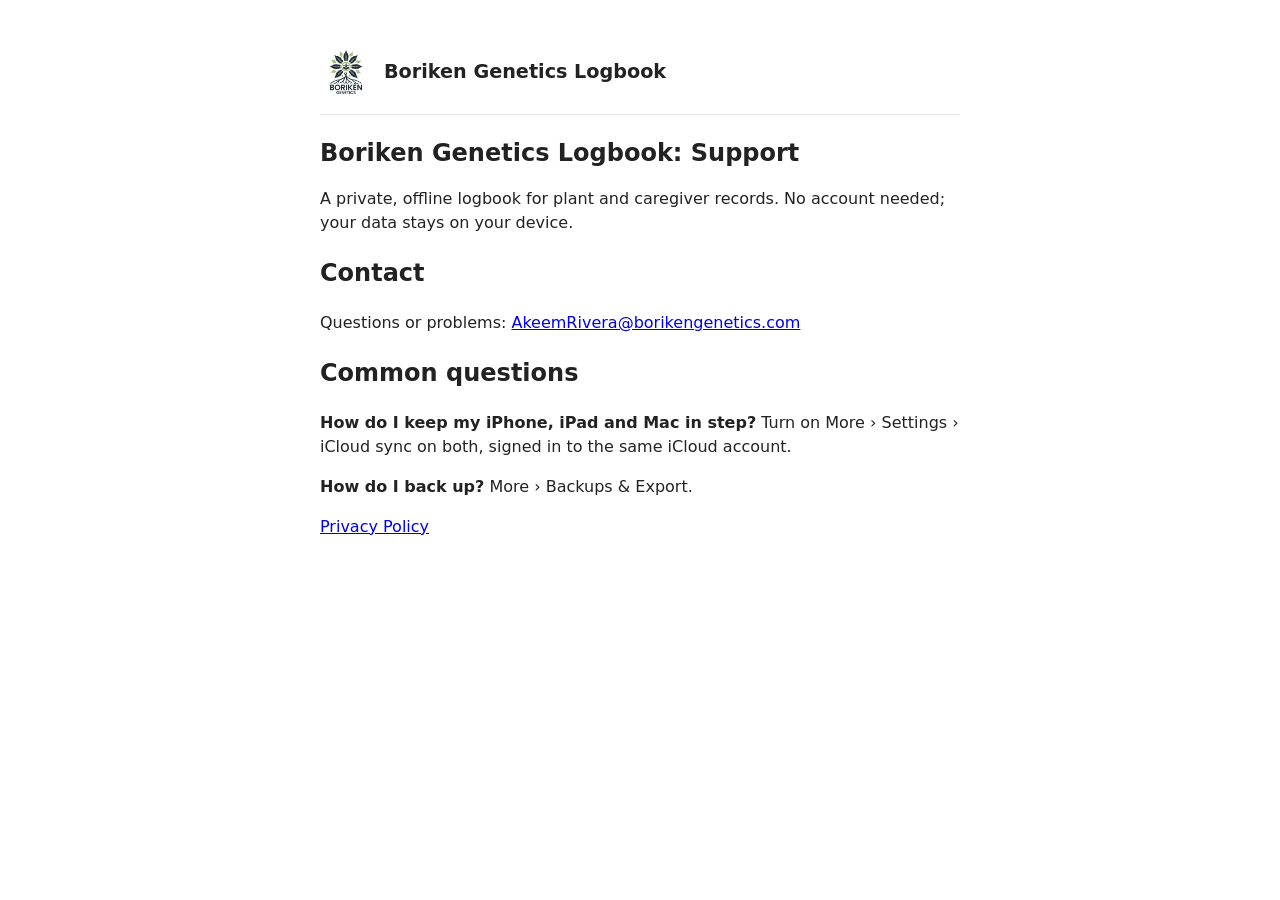
<file: index.html>
<!doctype html>
<html lang="en"><head><meta charset="utf-8"><meta name="viewport" content="width=device-width, initial-scale=1">
<title>Support - Boriken Genetics Logbook</title>
<style>body{font:16px/1.5 -apple-system,system-ui,sans-serif;max-width:40rem;margin:2rem auto;padding:0 1rem;color:#222}h1{font-size:1.5rem}header.brand{display:flex;align-items:center;gap:12px;padding:14px 0 16px;margin-bottom:1.25rem;border-bottom:1px solid #e3e3e3}header.brand img{width:52px;height:52px;border-radius:12px}header.brand a{color:#222;text-decoration:none;font-weight:700;font-size:1.2rem}</style></head>
<body>
<header class="brand"><img src="icon.png" alt="Boriken Genetics Logbook icon"><a href="./">Boriken Genetics Logbook</a></header>
<h1>Boriken Genetics Logbook: Support</h1>
<p>A private, offline logbook for plant and caregiver records. No account needed; your data stays on your device.</p>
<h2>Contact</h2>
<p>Questions or problems: <a href="mailto:AkeemRivera@borikengenetics.com">AkeemRivera@borikengenetics.com</a></p>
<h2>Common questions</h2>
<p><b>How do I keep my iPhone, iPad and Mac in step?</b> Turn on More › Settings › iCloud sync on both, signed in to the same iCloud account.</p>
<p><b>How do I back up?</b> More › Backups &amp; Export.</p>
<p><a href="privacy.html">Privacy Policy</a></p>
</body></html>
</file>
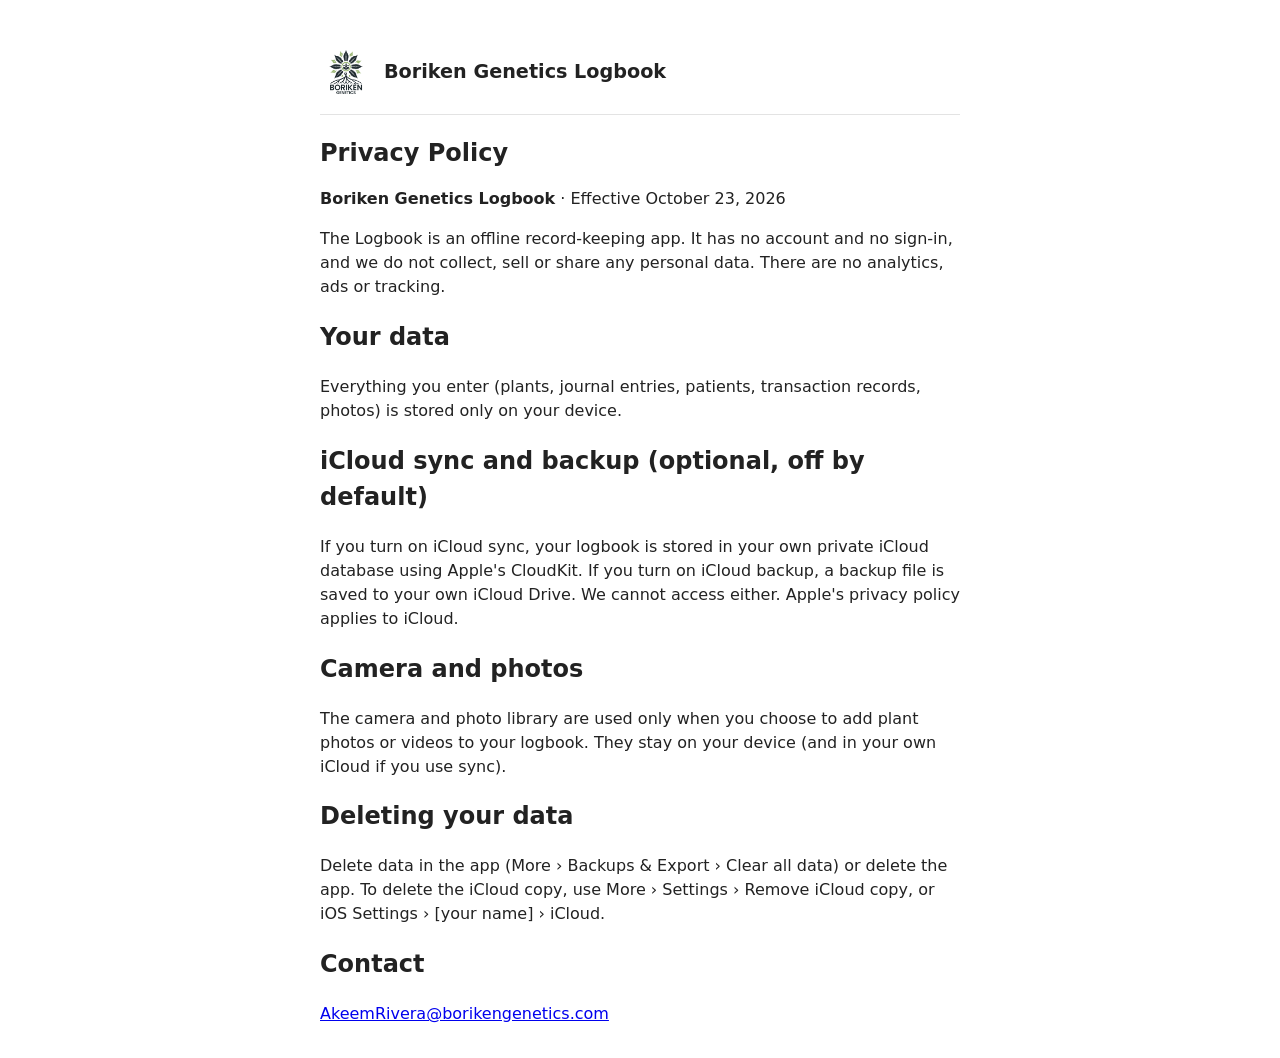
<file: privacy.html>
<!doctype html>
<html lang="en"><head><meta charset="utf-8"><meta name="viewport" content="width=device-width, initial-scale=1">
<title>Privacy Policy - Boriken Genetics Logbook</title>
<style>body{font:16px/1.5 -apple-system,system-ui,sans-serif;max-width:40rem;margin:2rem auto;padding:0 1rem;color:#222}h1{font-size:1.5rem}header.brand{display:flex;align-items:center;gap:12px;padding:14px 0 16px;margin-bottom:1.25rem;border-bottom:1px solid #e3e3e3}header.brand img{width:52px;height:52px;border-radius:12px}header.brand a{color:#222;text-decoration:none;font-weight:700;font-size:1.2rem}</style></head>
<body>
<header class="brand"><img src="icon.png" alt="Boriken Genetics Logbook icon"><a href="./">Boriken Genetics Logbook</a></header>
<h1>Privacy Policy</h1>
<p><b>Boriken Genetics Logbook</b> · Effective October 23, 2026</p>
<p>The Logbook is an offline record-keeping app. It has no account and no sign-in, and we do not collect, sell or share any personal data. There are no analytics, ads or tracking.</p>
<h2>Your data</h2>
<p>Everything you enter (plants, journal entries, patients, transaction records, photos) is stored only on your device.</p>
<h2>iCloud sync and backup (optional, off by default)</h2>
<p>If you turn on iCloud sync, your logbook is stored in your own private iCloud database using Apple's CloudKit. If you turn on iCloud backup, a backup file is saved to your own iCloud Drive. We cannot access either. Apple's privacy policy applies to iCloud.</p>
<h2>Camera and photos</h2>
<p>The camera and photo library are used only when you choose to add plant photos or videos to your logbook. They stay on your device (and in your own iCloud if you use sync).</p>
<h2>Deleting your data</h2>
<p>Delete data in the app (More › Backups &amp; Export › Clear all data) or delete the app. To delete the iCloud copy, use More › Settings › Remove iCloud copy, or iOS Settings › [your name] › iCloud.</p>
<h2>Contact</h2>
<p><a href="mailto:AkeemRivera@borikengenetics.com">AkeemRivera@borikengenetics.com</a></p>
</body></html>
</file>
